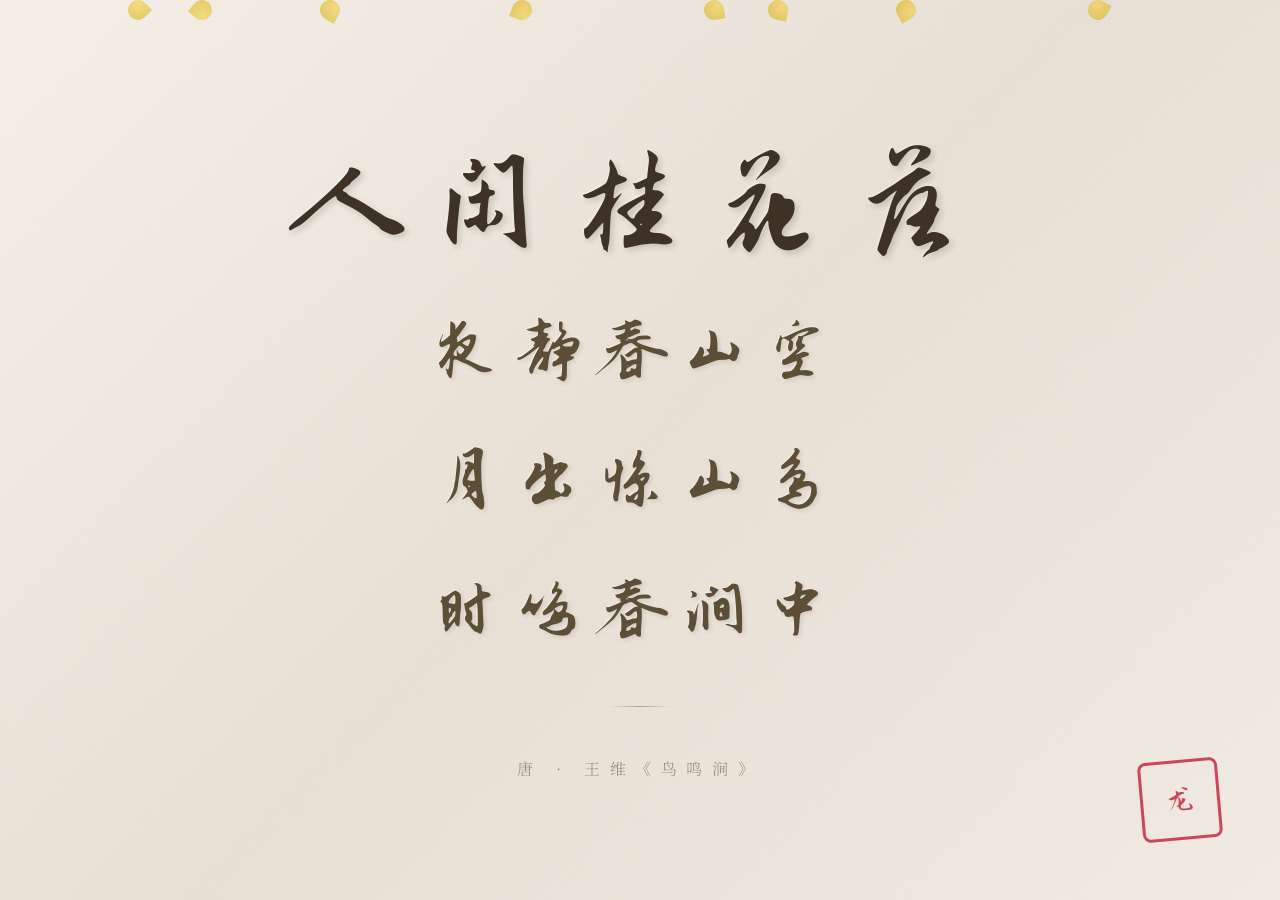
<file: ghlo-source/ghlo-main/index.html>
<!DOCTYPE html>
<html lang="zh-CN">
<head>
    <meta charset="UTF-8">
    <meta name="viewport" content="width=device-width, initial-scale=1.0">
    <title>鸟鸣涧 · 王维</title>
    <link rel="preconnect" href="https://fonts.googleapis.com">
    <link rel="preconnect" href="https://fonts.gstatic.com" crossorigin>
    <link href="https://fonts.googleapis.com/css2?family=Zhi+Mang+Xing&family=Noto+Serif+SC:wght@300;400;600&display=swap" rel="stylesheet">
    <style>
        * { margin: 0; padding: 0; box-sizing: border-box; }

        body {
            min-height: 100vh;
            background: linear-gradient(135deg, #f5f0e8 0%, #e8e0d5 50%, #f0ebe3 100%);
            font-family: 'Noto Serif SC', serif;
            overflow: hidden;
            position: relative;
        }

        body::before {
            content: '';
            position: absolute;
            top: 0; left: 0; right: 0; bottom: 0;
            background-image: url("data:image/svg+xml,%3Csvg viewBox='0 0 400 400' xmlns='http://www.w3.org/2000/svg'%3E%3Cfilter id='noiseFilter'%3E%3CfeTurbulence type='fractalNoise' baseFrequency='0.9' numOctaves='4' stitchTiles='stitch'/%3E%3C/filter%3E%3Crect width='100%25' height='100%25' filter='url(%23noiseFilter)'/%3E%3C/svg%3E");
            opacity: 0.03;
            pointer-events: none;
            z-index: 1;
        }

        .petal {
            position: absolute;
            width: 20px; height: 20px;
            background: radial-gradient(ellipse at 30% 30%, #f4d03f, #d4ac0d);
            border-radius: 50% 0 50% 50%;
            opacity: 0.6;
            animation: fall linear infinite;
            z-index: 2;
        }
        .petal:nth-child(1) { left: 10%; animation-duration: 12s; animation-delay: 0s; transform: rotate(45deg); }
        .petal:nth-child(2) { left: 25%; animation-duration: 15s; animation-delay: 2s; transform: rotate(120deg); }
        .petal:nth-child(3) { left: 40%; animation-duration: 10s; animation-delay: 1s; transform: rotate(200deg); }
        .petal:nth-child(4) { left: 55%; animation-duration: 14s; animation-delay: 3s; transform: rotate(80deg); }
        .petal:nth-child(5) { left: 70%; animation-duration: 11s; animation-delay: 0.5s; transform: rotate(150deg); }
        .petal:nth-child(6) { left: 85%; animation-duration: 13s; animation-delay: 2.5s; transform: rotate(30deg); }
        .petal:nth-child(7) { left: 15%; animation-duration: 16s; animation-delay: 4s; transform: rotate(220deg); }
        .petal:nth-child(8) { left: 60%; animation-duration: 9s; animation-delay: 1.5s; transform: rotate(100deg); }

        @keyframes fall {
            0% { transform: translateY(-100px) rotate(0deg); opacity: 0; }
            10% { opacity: 0.6; }
            90% { opacity: 0.6; }
            100% { transform: translateY(100vh) rotate(360deg); opacity: 0; }
        }

        .hero {
            display: flex;
            align-items: center;
            justify-content: center;
            min-height: 100vh;
            position: relative;
            z-index: 5;
        }

        .poem { text-align: center; padding: 60px; }

        .poem-title {
            font-family: 'Zhi Mang Xing', cursive;
            font-size: clamp(3.5rem, 10vw, 8rem);
            color: #3d3225;
            line-height: 1.3;
            letter-spacing: 0.2em;
            text-shadow: 3px 3px 6px rgba(0,0,0,0.15), -1px -1px 2px rgba(255,255,255,0.5);
            opacity: 0;
            animation: fadeInUp 1.5s ease forwards;
            animation-delay: 0.3s;
        }

        .poem-line {
            font-family: 'Zhi Mang Xing', cursive;
            font-size: clamp(2.2rem, 6vw, 4.5rem);
            color: #5d4e37;
            line-height: 1.8;
            letter-spacing: 0.25em;
            text-shadow: 2px 2px 4px rgba(0,0,0,0.1), -1px -1px 1px rgba(255,255,255,0.4);
            opacity: 0;
            animation: fadeInUp 1.5s ease forwards;
        }
        .poem-line:nth-child(2) { animation-delay: 0.8s; }
        .poem-line:nth-child(3) { animation-delay: 1.3s; }
        .poem-line:nth-child(4) { animation-delay: 1.8s; }

        @keyframes fadeInUp {
            from { opacity: 0; transform: translateY(30px); }
            to { opacity: 1; transform: translateY(0); }
        }

        .author {
            margin-top: 50px;
            font-family: 'Noto Serif SC', serif;
            font-size: 1rem;
            font-weight: 300;
            color: #9a8b7a;
            letter-spacing: 0.6em;
            opacity: 0;
            animation: fadeInUp 1.5s ease 2.3s forwards;
        }

        .divider {
            width: 60px; height: 1px;
            background: linear-gradient(90deg, transparent, #b0a090, transparent);
            margin: 30px auto 0;
            opacity: 0;
            animation: fadeInUp 1s ease 2.0s forwards;
        }

        .seal {
            position: absolute;
            bottom: 60px; right: 60px;
            width: 80px; height: 80px;
            border: 3px solid #c41e3a;
            border-radius: 8px;
            display: flex;
            align-items: center;
            justify-content: center;
            font-family: 'Zhi Mang Xing', cursive;
            font-size: 2rem;
            color: #c41e3a;
            opacity: 0;
            animation: stamp 0.5s ease 2.8s forwards;
            transform: rotate(-5deg);
            z-index: 10;
        }

        @keyframes stamp {
            from { opacity: 0; transform: scale(2) rotate(-5deg); }
            to { opacity: 0.8; transform: scale(1) rotate(-5deg); }
        }

        @media (max-width: 768px) {
            .poem { padding: 40px 20px; }
            .seal { width: 60px; height: 60px; font-size: 1.5rem; bottom: 40px; right: 40px; }
        }
    </style>
</head>
<body>
    <div class="petal"></div>
    <div class="petal"></div>
    <div class="petal"></div>
    <div class="petal"></div>
    <div class="petal"></div>
    <div class="petal"></div>
    <div class="petal"></div>
    <div class="petal"></div>

    <div class="hero">
        <div class="poem">
            <div class="poem-title">人闲桂花落</div>
            <div class="poem-line">夜静春山空</div>
            <div class="poem-line">月出惊山鸟</div>
            <div class="poem-line">时鸣春涧中</div>
            <div class="divider"></div>
            <div class="author">唐 · 王维《鸟鸣涧》</div>
        </div>
    </div>

    <div class="seal">龙</div>
</body>
</html>
</file>
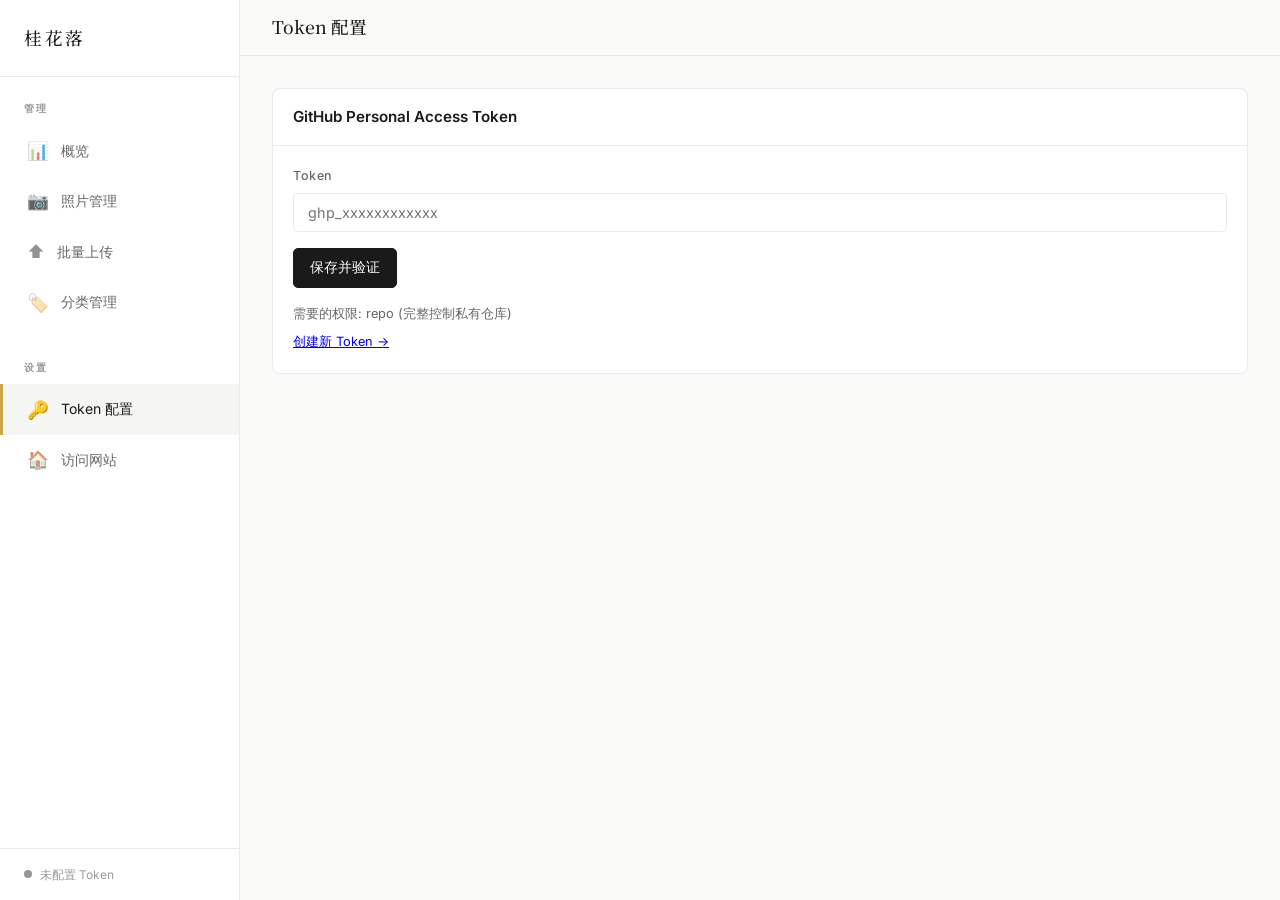
<file: admin.html>
<!DOCTYPE html>
<html lang="zh-CN">
<head>
<meta charset="UTF-8">
<meta name="viewport" content="width=device-width, initial-scale=1.0">
<title>桂花落 · 管理</title>
<link rel="preconnect" href="https://fonts.loli.net">
<link rel="preconnect" href="https://gstatic.loli.net" crossorigin>
<link href="https://fonts.loli.net/css2?family=Noto+Serif+SC:wght@300;400;500;600&family=Inter:wght@400;500;600&display=swap" rel="stylesheet">
<style>
:root {
  --bg: #fafaf8;
  --bg-card: #ffffff;
  --bg-hover: #f5f5f3;
  --text: #1a1a1a;
  --text-dim: #666;
  --text-light: #999;
  --border: rgba(0,0,0,0.08);
  --border-strong: rgba(0,0,0,0.15);
  --accent: #c9a84c;
  --accent-hover: #b8973b;
  --green: #4a9a5a;
  --red: #c05050;
  --red-hover: #a84040;
  --blue: #4a7ac0;
  --sidebar-width: 240px;
  --header-height: 56px;
}
* { margin: 0; padding: 0; box-sizing: border-box; }
html { scroll-behavior: smooth; }

body {
  min-height: 100vh;
  background: var(--bg);
  font-family: 'Inter', -apple-system, BlinkMacSystemFont, 'PingFang SC', 'Microsoft YaHei', sans-serif;
  color: var(--text);
  line-height: 1.6;
}

/* ═══════════════════════════════════════════
   Sidebar
═══════════════════════════════════════════ */
.sidebar {
  position: fixed; left: 0; top: 0; bottom: 0;
  width: var(--sidebar-width);
  background: var(--bg-card);
  border-right: 1px solid var(--border);
  display: flex; flex-direction: column;
  z-index: 100;
}
.sidebar-header {
  padding: 1.5rem;
  border-bottom: 1px solid var(--border);
}
.sidebar-logo {
  font-family: 'Noto Serif SC', serif;
  font-size: 1.1rem; font-weight: 500;
  letter-spacing: 0.15em;
  color: var(--text);
}
.sidebar-nav {
  flex: 1; padding: 1rem 0;
  overflow-y: auto;
}
.nav-section {
  margin-bottom: 1.5rem;
}
.nav-section-title {
  font-size: 0.65rem; font-weight: 600;
  color: var(--text-light);
  letter-spacing: 0.2em; text-transform: uppercase;
  padding: 0.5rem 1.5rem;
}
.nav-item {
  display: flex; align-items: center; gap: 0.75rem;
  padding: 0.7rem 1.5rem;
  color: var(--text-dim);
  text-decoration: none; font-size: 0.88rem;
  transition: all 0.15s;
  cursor: pointer;
  border-left: 3px solid transparent;
}
.nav-item:hover {
  background: var(--bg-hover);
  color: var(--text);
}
.nav-item.active {
  background: var(--bg-hover);
  color: var(--text);
  border-left-color: var(--accent);
}
.nav-item-icon { font-size: 1.1rem; opacity: 0.7; }
.nav-item.active .nav-item-icon { opacity: 1; }
.sidebar-footer {
  padding: 1rem 1.5rem;
  border-top: 1px solid var(--border);
}
.token-status {
  display: flex; align-items: center; gap: 0.5rem;
  font-size: 0.75rem; color: var(--text-light);
}
.token-dot {
  width: 8px; height: 8px; border-radius: 50%;
  background: var(--text-light);
}
.token-dot.ok { background: var(--green); }
.token-dot.err { background: var(--red); }

/* ═══════════════════════════════════════════
   Main Content
═══════════════════════════════════════════ */
.main {
  margin-left: var(--sidebar-width);
  min-height: 100vh;
}
.header {
  position: sticky; top: 0; z-index: 50;
  height: var(--header-height);
  background: rgba(250,250,248,0.92);
  backdrop-filter: blur(12px);
  border-bottom: 1px solid var(--border);
  display: flex; align-items: center;
  justify-content: space-between;
  padding: 0 2rem;
}
.header-title {
  font-family: 'Noto Serif SC', serif;
  font-size: 1.1rem; font-weight: 500;
}
.header-actions {
  display: flex; gap: 0.75rem;
}

.content {
  padding: 2rem;
  max-width: 1400px;
}

/* ═══════════════════════════════════════════
   Cards & Panels
═══════════════════════════════════════════ */
.card {
  background: var(--bg-card);
  border: 1px solid var(--border);
  border-radius: 8px;
  margin-bottom: 1.5rem;
}
.card-header {
  display: flex; justify-content: space-between; align-items: center;
  padding: 1rem 1.25rem;
  border-bottom: 1px solid var(--border);
}
.card-title {
  font-size: 0.95rem; font-weight: 600;
  display: flex; align-items: center; gap: 0.5rem;
}
.card-body { padding: 1.25rem; }

/* Stats Grid */
.stats-grid {
  display: grid;
  grid-template-columns: repeat(auto-fit, minmax(180px, 1fr));
  gap: 1rem;
  margin-bottom: 1.5rem;
}
.stat-card {
  background: var(--bg-card);
  border: 1px solid var(--border);
  border-radius: 8px;
  padding: 1.25rem;
  text-align: center;
}
.stat-value {
  font-size: 2rem; font-weight: 600;
  color: var(--text);
  font-family: 'Inter', sans-serif;
}
.stat-label {
  font-size: 0.75rem; color: var(--text-light);
  letter-spacing: 0.1em; margin-top: 0.25rem;
}

/* ═══════════════════════════════════════════
   Photo Grid
═══════════════════════════════════════════ */
.photo-grid {
  display: grid;
  grid-template-columns: repeat(auto-fill, minmax(240px, 1fr));
  gap: 1rem;
}
.photo-card {
  background: var(--bg-card);
  border: 1px solid var(--border);
  border-radius: 6px;
  overflow: hidden;
  transition: transform 0.2s, box-shadow 0.2s;
}
.photo-card:hover {
  transform: translateY(-2px);
  box-shadow: 0 8px 24px rgba(0,0,0,0.08);
}
.photo-card-image {
  position: relative;
  aspect-ratio: 4/3;
  background: var(--bg-hover);
  overflow: hidden;
}
.photo-card-image img {
  width: 100%; height: 100%;
  object-fit: cover;
  transition: transform 0.3s;
}
.photo-card:hover .photo-card-image img {
  transform: scale(1.05);
}
.photo-card-overlay {
  position: absolute; inset: 0;
  background: linear-gradient(to top, rgba(0,0,0,0.6), transparent);
  opacity: 0; transition: opacity 0.2s;
  display: flex; align-items: flex-end; justify-content: center;
  padding-bottom: 1rem;
}
.photo-card:hover .photo-card-overlay { opacity: 1; }
.photo-card-actions {
  display: flex; gap: 0.5rem;
}
.photo-card-info {
  padding: 1rem;
}
.photo-card-title {
  font-size: 0.95rem; font-weight: 500;
  margin-bottom: 0.25rem;
}
.photo-card-meta {
  font-size: 0.75rem; color: var(--text-light);
  display: flex; gap: 0.75rem;
}
.photo-card-badge {
  display: inline-block;
  font-size: 0.65rem; padding: 0.2rem 0.5rem;
  background: var(--bg-hover);
  border-radius: 3px;
  color: var(--text-dim);
}

/* ═══════════════════════════════════════════
   Buttons
═══════════════════════════════════════════ */
.btn {
  display: inline-flex; align-items: center; gap: 0.4rem;
  padding: 0.6rem 1rem;
  border: 1px solid var(--border);
  border-radius: 5px;
  background: var(--bg-card);
  color: var(--text);
  font-size: 0.85rem; font-family: inherit;
  cursor: pointer;
  transition: all 0.15s;
}
.btn:hover {
  border-color: var(--border-strong);
  background: var(--bg-hover);
}
.btn-primary {
  background: var(--text);
  color: white;
  border-color: var(--text);
}
.btn-primary:hover {
  background: #333;
  border-color: #333;
}
.btn-accent {
  background: var(--accent);
  color: white;
  border-color: var(--accent);
}
.btn-accent:hover {
  background: var(--accent-hover);
  border-color: var(--accent-hover);
}
.btn-danger {
  background: var(--red);
  color: white;
  border-color: var(--red);
}
.btn-danger:hover {
  background: var(--red-hover);
  border-color: var(--red-hover);
}
.btn-sm {
  padding: 0.4rem 0.75rem;
  font-size: 0.78rem;
}
.btn-icon {
  width: 32px; height: 32px;
  padding: 0;
  display: inline-flex; align-items: center; justify-content: center;
  font-size: 1rem;
}

/* ═══════════════════════════════════════════
   Forms
═══════════════════════════════════════════ */
.form-group { margin-bottom: 1rem; }
.form-label {
  display: block;
  font-size: 0.78rem; font-weight: 500;
  color: var(--text-dim);
  margin-bottom: 0.4rem;
  letter-spacing: 0.05em;
}
.form-input, .form-textarea, .form-select {
  width: 100%;
  padding: 0.65rem 0.85rem;
  border: 1px solid var(--border);
  border-radius: 5px;
  font-size: 0.9rem; font-family: inherit;
  background: var(--bg-card);
  color: var(--text);
  transition: border-color 0.15s, box-shadow 0.15s;
}
.form-input:focus, .form-textarea:focus, .form-select:focus {
  outline: none;
  border-color: var(--accent);
  box-shadow: 0 0 0 3px rgba(201,168,76,0.1);
}
.form-textarea { min-height: 80px; resize: vertical; }
.form-row {
  display: flex; gap: 1rem;
}
.form-row .form-group { flex: 1; }

/* ═══════════════════════════════════════════
   Modal
═══════════════════════════════════════════ */
.modal-backdrop {
  position: fixed; inset: 0;
  background: rgba(0,0,0,0.4);
  z-index: 200;
  display: none;
  animation: fadeIn 0.2s;
}
.modal-backdrop.active { display: flex; align-items: center; justify-content: center; }
.modal {
  background: var(--bg-card);
  border-radius: 10px;
  width: 90%; max-width: 560px;
  max-height: 90vh;
  overflow-y: auto;
  animation: slideUp 0.3s cubic-bezier(0.4,0,0.2,1);
}
@keyframes fadeIn { from { opacity: 0; } to { opacity: 1; } }
@keyframes slideUp { from { opacity: 0; transform: translateY(20px); } to { opacity: 1; transform: translateY(0); } }
.modal-header {
  display: flex; justify-content: space-between; align-items: center;
  padding: 1.25rem 1.5rem;
  border-bottom: 1px solid var(--border);
}
.modal-title {
  font-size: 1.05rem; font-weight: 600;
}
.modal-close {
  width: 32px; height: 32px;
  border: none; background: none;
  font-size: 1.4rem; color: var(--text-light);
  cursor: pointer; border-radius: 5px;
  display: flex; align-items: center; justify-content: center;
}
.modal-close:hover { background: var(--bg-hover); color: var(--text); }
.modal-body { padding: 1.5rem; }
.modal-footer {
  display: flex; justify-content: flex-end; gap: 0.75rem;
  padding: 1rem 1.5rem;
  border-top: 1px solid var(--border);
}

/* ═══════════════════════════════════════════
   Upload Zone
═══════════════════════════════════════════ */
.upload-zone {
  border: 2px dashed var(--border-strong);
  border-radius: 8px;
  padding: 2.5rem 2rem;
  text-align: center;
  cursor: pointer;
  transition: all 0.2s;
  background: var(--bg-card);
}
.upload-zone:hover, .upload-zone.drag {
  border-color: var(--accent);
  background: rgba(201,168,76,0.03);
}
.upload-zone-icon { font-size: 2.5rem; margin-bottom: 0.75rem; opacity: 0.5; }
.upload-zone-text { color: var(--text-dim); font-size: 0.9rem; }
.upload-zone-hint { font-size: 0.78rem; color: var(--text-light); margin-top: 0.5rem; }

/* ═══════════════════════════════════════════
   Toast
═══════════════════════════════════════════ */
.toast-container {
  position: fixed; top: 1rem; right: 1rem; z-index: 300;
  display: flex; flex-direction: column; gap: 0.5rem;
}
.toast {
  background: var(--bg-card);
  border: 1px solid var(--border);
  border-radius: 6px;
  padding: 0.85rem 1.25rem;
  box-shadow: 0 4px 16px rgba(0,0,0,0.1);
  animation: slideIn 0.3s ease;
  display: flex; align-items: center; gap: 0.6rem;
  font-size: 0.88rem;
}
@keyframes slideIn { from { opacity: 0; transform: translateX(20px); } to { opacity: 1; transform: translateX(0); } }
.toast.success { border-left: 3px solid var(--green); }
.toast.error { border-left: 3px solid var(--red); }
.toast.info { border-left: 3px solid var(--blue); }

/* ═══════════════════════════════════════════
   Loading
═══════════════════════════════════════════ */
.loading-overlay {
  position: fixed; inset: 0;
  background: rgba(250,250,248,0.9);
  z-index: 250;
  display: none;
  align-items: center; justify-content: center;
  flex-direction: column; gap: 1rem;
}
.loading-overlay.active { display: flex; }
.spinner {
  width: 40px; height: 40px;
  border: 3px solid var(--border);
  border-top-color: var(--accent);
  border-radius: 50%;
  animation: spin 0.8s linear infinite;
}
@keyframes spin { to { transform: rotate(360deg); } }
.loading-text { color: var(--text-dim); font-size: 0.9rem; }

/* ═══════════════════════════════════════════
   Responsive
═══════════════════════════════════════════ */
@media (max-width: 768px) {
  .sidebar {
    transform: translateX(-100%);
    transition: transform 0.3s;
  }
  .sidebar.open { transform: translateX(0); }
  .main { margin-left: 0; }
  .content { padding: 1rem; }
  .photo-grid { grid-template-columns: repeat(auto-fill, minmax(160px, 1fr)); }
}

/* ═══════════════════════════════════════════
   Utilities
═══════════════════════════════════════════ */
.hidden { display: none !important; }
.text-center { text-align: center; }
.text-dim { color: var(--text-dim); }
.text-light { color: var(--text-light); }
.text-success { color: var(--green); }
.text-danger { color: var(--red); }
.mt-1 { margin-top: 0.5rem; }
.mt-2 { margin-top: 1rem; }
.mb-1 { margin-bottom: 0.5rem; }
.mb-2 { margin-bottom: 1rem; }
</style>
</head>
<body>

<!-- Sidebar -->
<aside class="sidebar" id="sidebar">
  <div class="sidebar-header">
    <div class="sidebar-logo">桂花落</div>
  </div>
  <nav class="sidebar-nav">
    <div class="nav-section">
      <div class="nav-section-title">管理</div>
      <div class="nav-item active" data-view="dashboard">
        <span class="nav-item-icon">📊</span>
        <span>概览</span>
      </div>
      <div class="nav-item" data-view="photos">
        <span class="nav-item-icon">📷</span>
        <span>照片管理</span>
      </div>
      <div class="nav-item" data-view="upload">
        <span class="nav-item-icon">⬆️</span>
        <span>批量上传</span>
      </div>
      <div class="nav-item" data-view="categories">
        <span class="nav-item-icon">🏷️</span>
        <span>分类管理</span>
      </div>
    </div>
    <div class="nav-section">
      <div class="nav-section-title">设置</div>
      <div class="nav-item" data-view="token">
        <span class="nav-item-icon">🔑</span>
        <span>Token 配置</span>
      </div>
      <div class="nav-item" onclick="window.open('index.html', '_blank')">
        <span class="nav-item-icon">🏠</span>
        <span>访问网站</span>
      </div>
    </div>
  </nav>
  <div class="sidebar-footer">
    <div class="token-status">
      <span class="token-dot" id="tokenDot"></span>
      <span id="tokenStatusText">未配置 Token</span>
    </div>
  </div>
</aside>

<!-- Main Content -->
<main class="main">
  <header class="header">
    <h1 class="header-title" id="pageTitle">概览</h1>
    <div class="header-actions" id="headerActions"></div>
  </header>

  <div class="content" id="content">
    <!-- Dynamic content here -->
  </div>
</main>

<!-- Modal Backdrop -->
<div class="modal-backdrop" id="modalBackdrop">
  <div class="modal" id="modal">
    <div class="modal-header">
      <h3 class="modal-title" id="modalTitle">标题</h3>
      <button class="modal-close" onclick="closeModal()">×</button>
    </div>
    <div class="modal-body" id="modalBody"></div>
    <div class="modal-footer" id="modalFooter"></div>
  </div>
</div>

<!-- Toast Container -->
<div class="toast-container" id="toastContainer"></div>

<!-- Loading Overlay -->
<div class="loading-overlay" id="loadingOverlay">
  <div class="spinner"></div>
  <div class="loading-text" id="loadingText">加载中...</div>
</div>

<script>
// ═══════════════════════════════════════════════════
// Configuration
// ═══════════════════════════════════════════════════
const CONFIG = {
  repo: '46832632/photo-portfolio',
  branch: 'main',
  photosJsonPath: 'photos.json',
  imagesPath: 'images'
};

// ═══════════════════════════════════════════════════
// State
// ═══════════════════════════════════════════════════
let state = {
  token: sessionStorage.getItem('gh_token') || '',
  photos: [],
  categories: [],
  currentView: 'dashboard',
  editingPhoto: null
};

// ═══════════════════════════════════════════════════
// API Helpers
// ═══════════════════════════════════════════════════
async function githubAPI(endpoint, options = {}) {
  const url = endpoint.startsWith('http')
    ? endpoint
    : `https://api.github.com${endpoint}`;

  const res = await fetch(url, {
    ...options,
    headers: {
      'Authorization': `Bearer ${state.token}`,
      'Accept': 'application/vnd.github.v3+json',
      'Content-Type': 'application/json',
      ...options.headers
    }
  });

  if (!res.ok) {
    const error = await res.json().catch(() => ({}));
    throw new Error(error.message || `HTTP ${res.status}`);
  }

  return res;
}

async function getFile(path) {
  const res = await githubAPI(`/repos/${CONFIG.repo}/contents/${path}?ref=${CONFIG.branch}`);
  const data = await res.json();
  const content = atob(data.content.replace(/\n/g, ''));
  return { content: JSON.parse(content), sha: data.sha };
}

async function updateFile(path, content, sha, message) {
  const encoded = btoa(unescape(encodeURIComponent(JSON.stringify(content, null, 2))));
  await githubAPI(`/repos/${CONFIG.repo}/contents/${path}`, {
    method: 'PUT',
    body: JSON.stringify({
      message,
      content: encoded,
      sha,
      branch: CONFIG.branch
    })
  });
}

async function deleteFile(path, sha, message) {
  await githubAPI(`/repos/${CONFIG.repo}/contents/${path}`, {
    method: 'DELETE',
    body: JSON.stringify({
      message,
      sha,
      branch: CONFIG.branch
    })
  });
}

async function uploadImage(file, filename) {
  const base64 = await new Promise((resolve, reject) => {
    const reader = new FileReader();
    reader.onload = () => resolve(reader.result.split(',')[1]);
    reader.onerror = reject;
    reader.readAsDataURL(file);
  });

  const path = `${CONFIG.imagesPath}/${filename}`;

  // Check if file exists
  let sha;
  try {
    const res = await githubAPI(`/repos/${CONFIG.repo}/contents/${path}?ref=${CONFIG.branch}`);
    sha = (await res.json()).sha;
  } catch (e) {}

  await githubAPI(`/repos/${CONFIG.repo}/contents/${path}`, {
    method: 'PUT',
    body: JSON.stringify({
      message: `feat: upload photo ${filename}`,
      content: base64,
      sha,
      branch: CONFIG.branch
    })
  });

  return path;
}

// ═══════════════════════════════════════════════════
// UI Helpers
// ═══════════════════════════════════════════════════
function showLoading(text = '加载中...') {
  document.getElementById('loadingText').textContent = text;
  document.getElementById('loadingOverlay').classList.add('active');
}

function hideLoading() {
  document.getElementById('loadingOverlay').classList.remove('active');
}

function showToast(message, type = 'info') {
  const container = document.getElementById('toastContainer');
  const toast = document.createElement('div');
  toast.className = `toast ${type}`;
  toast.innerHTML = message;
  container.appendChild(toast);
  setTimeout(() => toast.remove(), 4000);
}

function openModal(title, body, footer = '') {
  document.getElementById('modalTitle').textContent = title;
  document.getElementById('modalBody').innerHTML = body;
  document.getElementById('modalFooter').innerHTML = footer;
  document.getElementById('modalBackdrop').classList.add('active');
}

function closeModal() {
  document.getElementById('modalBackdrop').classList.remove('active');
  state.editingPhoto = null;
}

// ═══════════════════════════════════════════════════
// Token Management
// ═══════════════════════════════════════════════════
async function checkToken() {
  const dot = document.getElementById('tokenDot');
  const text = document.getElementById('tokenStatusText');

  if (!state.token) {
    dot.className = 'token-dot';
    text.textContent = '未配置 Token';
    return false;
  }

  try {
    const res = await githubAPI('/user');
    const user = await res.json();
    dot.className = 'token-dot ok';
    text.textContent = `${user.login}`;
    return true;
  } catch (e) {
    dot.className = 'token-dot err';
    text.textContent = 'Token 无效';
    return false;
  }
}

// ═══════════════════════════════════════════════════
// Data Loading
// ═══════════════════════════════════════════════════
async function loadPhotos() {
  showLoading('加载照片数据...');
  try {
    const { content } = await getFile(CONFIG.photosJsonPath);
    state.photos = content.photos || [];
    state.categories = content.categories || [];
    hideLoading();
    return true;
  } catch (e) {
    hideLoading();
    showToast('加载失败: ' + e.message, 'error');
    return false;
  }
}

async function savePhotos(message = 'auto: update photos data') {
  showLoading('保存中...');
  try {
    const { sha } = await getFile(CONFIG.photosJsonPath);
    await updateFile(CONFIG.photosJsonPath, {
      categories: state.categories,
      photos: state.photos
    }, sha, message);
    hideLoading();
    showToast('保存成功', 'success');
    return true;
  } catch (e) {
    hideLoading();
    showToast('保存失败: ' + e.message, 'error');
    return false;
  }
}

// ═══════════════════════════════════════════════════
// View Renderers
// ═══════════════════════════════════════════════════
function renderDashboard() {
  document.getElementById('pageTitle').textContent = '概览';
  document.getElementById('headerActions').innerHTML = '';

  const visiblePhotos = state.photos.filter(p => p.visible);
  const categories = state.categories.filter(c => c.id !== 'all');

  document.getElementById('content').innerHTML = `
    <div class="stats-grid">
      <div class="stat-card">
        <div class="stat-value">${state.photos.length}</div>
        <div class="stat-label">总照片数</div>
      </div>
      <div class="stat-card">
        <div class="stat-value">${visiblePhotos.length}</div>
        <div class="stat-label">已发布</div>
      </div>
      <div class="stat-card">
        <div class="stat-value">${state.photos.length - visiblePhotos.length}</div>
        <div class="stat-label">草稿</div>
      </div>
      <div class="stat-card">
        <div class="stat-value">${categories.length}</div>
        <div class="stat-label">分类数</div>
      </div>
    </div>

    <div class="card">
      <div class="card-header">
        <div class="card-title">最近添加</div>
        <button class="btn btn-sm" onclick="switchView('photos')">查看全部</button>
      </div>
      <div class="card-body">
        <div class="photo-grid">
          ${state.photos.slice(-6).reverse().map(p => renderPhotoCard(p)).join('')}
        </div>
      </div>
    </div>
  `;
}

function renderPhotos() {
  document.getElementById('pageTitle').textContent = '照片管理';
  document.getElementById('headerActions').innerHTML = `
    <button class="btn btn-primary" onclick="showAddPhotoModal()">
      <span>+</span> 添加照片
    </button>
  `;

  const categoryFilter = `
    <div class="card">
      <div class="card-body" style="display:flex; gap:0.5rem; flex-wrap:wrap;">
        <button class="btn btn-sm active" data-category="all">全部</button>
        ${state.categories.filter(c => c.id !== 'all').map(c =>
          `<button class="btn btn-sm" data-category="${c.id}">${c.name}</button>`
        ).join('')}
      </div>
    </div>
  `;

  document.getElementById('content').innerHTML = `
    ${categoryFilter}
    <div class="photo-grid" id="photoGrid">
      ${state.photos.map(p => renderPhotoCard(p)).join('')}
    </div>
  `;

  // Category filter handlers
  document.querySelectorAll('[data-category]').forEach(btn => {
    btn.addEventListener('click', function() {
      document.querySelectorAll('[data-category]').forEach(b => b.classList.remove('active'));
      this.classList.add('active');
      filterPhotos(this.dataset.category);
    });
  });
}

function filterPhotos(categoryId) {
  const grid = document.getElementById('photoGrid');
  const photos = categoryId === 'all'
    ? state.photos
    : state.photos.filter(p => p.category === categoryId);
  grid.innerHTML = photos.map(p => renderPhotoCard(p)).join('');
}

function renderPhotoCard(photo) {
  const category = state.categories.find(c => c.id === photo.category);
  return `
    <div class="photo-card" data-id="${photo.id}">
      <div class="photo-card-image">
        <img src="${photo.src}" alt="${photo.title}" loading="lazy">
        <div class="photo-card-overlay">
          <div class="photo-card-actions">
            <button class="btn btn-sm" onclick="editPhoto('${photo.id}')">编辑</button>
            <button class="btn btn-sm btn-danger" onclick="deletePhoto('${photo.id}')">删除</button>
          </div>
        </div>
      </div>
      <div class="photo-card-info">
        <div class="photo-card-title">${photo.title}</div>
        <div class="photo-card-meta">
          <span>${photo.subtitle}</span>
          ${category ? `<span class="photo-card-badge">${category.name}</span>` : ''}
        </div>
      </div>
    </div>
  `;
}

function renderUpload() {
  document.getElementById('pageTitle').textContent = '批量上传';
  document.getElementById('headerActions').innerHTML = '';

  document.getElementById('content').innerHTML = `
    <div class="card">
      <div class="card-header">
        <div class="card-title">上传照片</div>
      </div>
      <div class="card-body">
        <div class="upload-zone" id="uploadZone">
          <div class="upload-zone-icon">📁</div>
          <div class="upload-zone-text">点击选择或拖拽照片至此</div>
          <div class="upload-zone-hint">支持 JPG、PNG、WebP，单张最大 10MB</div>
          <input type="file" id="fileInput" accept="image/jpeg,image/png,image/webp" multiple hidden>
        </div>
        <div id="uploadQueue" class="mt-2"></div>
      </div>
    </div>

    <div class="card">
      <div class="card-header">
        <div class="card-title">批量设置</div>
      </div>
      <div class="card-body">
        <div class="form-group">
          <label class="form-label">分类</label>
          <select class="form-select" id="batchCategory">
            ${state.categories.filter(c => c.id !== 'all').map(c =>
              `<option value="${c.id}">${c.name}</option>`
            ).join('')}
          </select>
        </div>
        <div class="form-row">
          <div class="form-group">
            <label class="form-label">相机型号</label>
            <input type="text" class="form-input" id="batchCamera" value="Sony A7R IV">
          </div>
          <div class="form-group">
            <label class="form-label">镜头</label>
            <input type="text" class="form-input" id="batchLens" value="35mm">
          </div>
        </div>
        <button class="btn btn-primary" onclick="processUploadQueue()">开始上传</button>
      </div>
    </div>
  `;

  setupUploadZone();
}

function renderCategories() {
  document.getElementById('pageTitle').textContent = '分类管理';
  document.getElementById('headerActions').innerHTML = `
    <button class="btn btn-primary" onclick="showAddCategoryModal()">
      <span>+</span> 添加分类
    </button>
  `;

  document.getElementById('content').innerHTML = `
    <div class="card">
      <div class="card-header">
        <div class="card-title">分类列表</div>
      </div>
      <div class="card-body">
        <table style="width:100%; border-collapse:collapse;">
          <thead>
            <tr style="text-align:left; border-bottom:1px solid var(--border);">
              <th style="padding:0.75rem; font-size:0.78rem; color:var(--text-light);">名称</th>
              <th style="padding:0.75rem; font-size:0.78rem; color:var(--text-light);">英文名</th>
              <th style="padding:0.75rem; font-size:0.78rem; color:var(--text-light);">照片数</th>
              <th style="padding:0.75rem; font-size:0.78rem; color:var(--text-light);">操作</th>
            </tr>
          </thead>
          <tbody>
            ${state.categories.filter(c => c.id !== 'all').map(c => `
              <tr style="border-bottom:1px solid var(--border);">
                <td style="padding:0.75rem;">${c.name}</td>
                <td style="padding:0.75rem; color:var(--text-dim);">${c.nameEn}</td>
                <td style="padding:0.75rem;">${state.photos.filter(p => p.category === c.id).length}</td>
                <td style="padding:0.75rem;">
                  <button class="btn btn-sm" onclick="editCategory('${c.id}')">编辑</button>
                  <button class="btn btn-sm btn-danger" onclick="deleteCategory('${c.id}')">删除</button>
                </td>
              </tr>
            `).join('')}
          </tbody>
        </table>
      </div>
    </div>
  `;
}

function renderToken() {
  document.getElementById('pageTitle').textContent = 'Token 配置';
  document.getElementById('headerActions').innerHTML = '';

  document.getElementById('content').innerHTML = `
    <div class="card">
      <div class="card-header">
        <div class="card-title">GitHub Personal Access Token</div>
      </div>
      <div class="card-body">
        <div class="form-group">
          <label class="form-label">Token</label>
          <input type="password" class="form-input" id="tokenInput"
            value="${state.token}" placeholder="ghp_xxxxxxxxxxxx"
            autocomplete="off">
        </div>
        <button class="btn btn-primary" onclick="saveToken()">保存并验证</button>
        <p class="mt-2 text-dim" style="font-size:0.8rem;">
          需要的权限: repo (完整控制私有仓库)
        </p>
        <p class="mt-1 text-dim" style="font-size:0.8rem;">
          <a href="https://github.com/settings/tokens/new?description=Photo%20Portfolio%20Admin&scopes=repo"
            target="_blank">创建新 Token →</a>
        </p>
      </div>
    </div>
  `;
}

// ═══════════════════════════════════════════════════
// Photo CRUD
// ═══════════════════════════════════════════════════
function showAddPhotoModal() {
  const body = `
    <div class="form-group">
      <label class="form-label">上传照片</label>
      <input type="file" class="form-input" id="photoFile" accept="image/jpeg,image/png,image/webp">
    </div>
    <div class="form-row">
      <div class="form-group">
        <label class="form-label">标题</label>
        <input type="text" class="form-input" id="photoTitle" maxlength="4" placeholder="如：谧、临">
      </div>
      <div class="form-group">
        <label class="form-label">英文副标题</label>
        <input type="text" class="form-input" id="photoSubtitle" placeholder="Serenity">
      </div>
    </div>
    <div class="form-group">
      <label class="form-label">分类</label>
      <select class="form-select" id="photoCategory">
        ${state.categories.filter(c => c.id !== 'all').map(c =>
          `<option value="${c.id}">${c.name}</option>`
        ).join('')}
      </select>
    </div>
    <div class="form-group">
      <label class="form-label">描述</label>
      <textarea class="form-textarea" id="photoDesc" placeholder="照片描述..."></textarea>
    </div>
    <div class="form-row">
      <div class="form-group">
        <label class="form-label">相机</label>
        <input type="text" class="form-input" id="photoCamera" value="Sony A7R IV">
      </div>
      <div class="form-group">
        <label class="form-label">镜头</label>
        <input type="text" class="form-input" id="photoLens" value="35mm">
      </div>
    </div>
    <div class="form-row">
      <div class="form-group">
        <label class="form-label">光圈</label>
        <input type="text" class="form-input" id="photoAperture" value="f/2.8">
      </div>
      <div class="form-group">
        <label class="form-label">快门</label>
        <input type="text" class="form-input" id="photoShutter" value="1/60s">
      </div>
      <div class="form-group">
        <label class="form-label">ISO</label>
        <input type="text" class="form-input" id="photoIso" value="ISO 400">
      </div>
    </div>
  `;

  const footer = `
    <button class="btn" onclick="closeModal()">取消</button>
    <button class="btn btn-primary" onclick="addPhoto()">添加</button>
  `;

  openModal('添加照片', body, footer);
}

async function addPhoto() {
  const file = document.getElementById('photoFile').files[0];
  if (!file) {
    showToast('请选择照片', 'error');
    return;
  }

  const title = document.getElementById('photoTitle').value.trim();
  const subtitle = document.getElementById('photoSubtitle').value.trim();
  const category = document.getElementById('photoCategory').value;
  const desc = document.getElementById('photoDesc').value.trim();

  showLoading('上传中...');
  closeModal();

  try {
    const filename = `photo-${Date.now()}.jpg`;
    const imgPath = await uploadImage(file, filename);

    const newPhoto = {
      id: `photo-${Date.now()}`,
      src: imgPath,
      title: title || '未命名',
      subtitle: subtitle || 'Untitled',
      category,
      description: desc || '此刻，即永恒。',
      location: '中国',
      year: new Date().getFullYear(),
      camera: {
        model: document.getElementById('photoCamera').value,
        lens: document.getElementById('photoLens').value,
        aperture: document.getElementById('photoAperture').value,
        shutter: document.getElementById('photoShutter').value,
        iso: document.getElementById('photoIso').value
      },
      order: state.photos.length + 1,
      visible: true,
      createdAt: new Date().toISOString().split('T')[0]
    };

    state.photos.push(newPhoto);
    await savePhotos(`feat: add photo ${newPhoto.title}`);
    renderPhotos();
  } catch (e) {
    hideLoading();
    showToast('添加失败: ' + e.message, 'error');
  }
}

async function editPhoto(id) {
  const photo = state.photos.find(p => p.id === id);
  if (!photo) return;

  state.editingPhoto = photo;

  const body = `
    <div class="form-group">
      <label class="form-label">当前照片</label>
      <img src="${photo.src}" style="max-width:100%; max-height:200px; border-radius:4px;">
    </div>
    <div class="form-group">
      <label class="form-label">替换照片（可选）</label>
      <input type="file" class="form-input" id="photoFile" accept="image/jpeg,image/png,image/webp">
    </div>
    <div class="form-row">
      <div class="form-group">
        <label class="form-label">标题</label>
        <input type="text" class="form-input" id="photoTitle" value="${photo.title}" maxlength="4">
      </div>
      <div class="form-group">
        <label class="form-label">英文副标题</label>
        <input type="text" class="form-input" id="photoSubtitle" value="${photo.subtitle}">
      </div>
    </div>
    <div class="form-group">
      <label class="form-label">分类</label>
      <select class="form-select" id="photoCategory">
        ${state.categories.filter(c => c.id !== 'all').map(c =>
          `<option value="${c.id}" ${c.id === photo.category ? 'selected' : ''}>${c.name}</option>`
        ).join('')}
      </select>
    </div>
    <div class="form-group">
      <label class="form-label">描述</label>
      <textarea class="form-textarea" id="photoDesc">${photo.description}</textarea>
    </div>
    <div class="form-row">
      <div class="form-group">
        <label class="form-label">相机</label>
        <input type="text" class="form-input" id="photoCamera" value="${photo.camera.model}">
      </div>
      <div class="form-group">
        <label class="form-label">镜头</label>
        <input type="text" class="form-input" id="photoLens" value="${photo.camera.lens}">
      </div>
    </div>
    <div class="form-row">
      <div class="form-group">
        <label class="form-label">光圈</label>
        <input type="text" class="form-input" id="photoAperture" value="${photo.camera.aperture}">
      </div>
      <div class="form-group">
        <label class="form-label">快门</label>
        <input type="text" class="form-input" id="photoShutter" value="${photo.camera.shutter}">
      </div>
      <div class="form-group">
        <label class="form-label">ISO</label>
        <input type="text" class="form-input" id="photoIso" value="${photo.camera.iso}">
      </div>
    </div>
    <div class="form-group">
      <label class="form-label">可见性</label>
      <select class="form-select" id="photoVisible">
        <option value="true" ${photo.visible ? 'selected' : ''}>已发布</option>
        <option value="false" ${!photo.visible ? 'selected' : ''}>草稿</option>
      </select>
    </div>
  `;

  const footer = `
    <button class="btn" onclick="closeModal()">取消</button>
    <button class="btn btn-primary" onclick="updatePhoto()">保存</button>
  `;

  openModal('编辑照片', body, footer);
}

async function updatePhoto() {
  const photo = state.editingPhoto;
  if (!photo) return;

  showLoading('保存中...');
  closeModal();

  try {
    // Check if replacing image
    const file = document.getElementById('photoFile').files[0];
    if (file) {
      const filename = photo.src.split('/').pop();
      await uploadImage(file, filename);
    }

    // Update photo data
    const idx = state.photos.findIndex(p => p.id === photo.id);
    if (idx >= 0) {
      state.photos[idx] = {
        ...photo,
        title: document.getElementById('photoTitle').value.trim() || photo.title,
        subtitle: document.getElementById('photoSubtitle').value.trim() || photo.subtitle,
        category: document.getElementById('photoCategory').value,
        description: document.getElementById('photoDesc').value.trim() || photo.description,
        camera: {
          model: document.getElementById('photoCamera').value,
          lens: document.getElementById('photoLens').value,
          aperture: document.getElementById('photoAperture').value,
          shutter: document.getElementById('photoShutter').value,
          iso: document.getElementById('photoIso').value
        },
        visible: document.getElementById('photoVisible').value === 'true'
      };
    }

    await savePhotos(`feat: update photo ${photo.title}`);
    renderPhotos();
  } catch (e) {
    hideLoading();
    showToast('保存失败: ' + e.message, 'error');
  }
}

async function deletePhoto(id) {
  if (!confirm('确定要删除这张照片吗？此操作不可恢复。')) return;

  const photo = state.photos.find(p => p.id === id);
  if (!photo) return;

  showLoading('删除中...');

  try {
    // Delete image file from GitHub
    try {
      const res = await githubAPI(`/repos/${CONFIG.repo}/contents/${photo.src}?ref=${CONFIG.branch}`);
      const { sha } = await res.json();
      await deleteFile(photo.src, sha, `feat: delete photo ${photo.title}`);
    } catch (e) {
      // Image file may not exist, continue
    }

    // Remove from state
    state.photos = state.photos.filter(p => p.id !== id);
    await savePhotos(`feat: delete photo ${photo.title}`);
    hideLoading();
    renderPhotos();
  } catch (e) {
    hideLoading();
    showToast('删除失败: ' + e.message, 'error');
  }
}

// ═══════════════════════════════════════════════════
// Category CRUD
// ═══════════════════════════════════════════════════
function showAddCategoryModal() {
  const body = `
    <div class="form-row">
      <div class="form-group">
        <label class="form-label">中文名称</label>
        <input type="text" class="form-input" id="categoryName" placeholder="风景">
      </div>
      <div class="form-group">
        <label class="form-label">英文名称</label>
        <input type="text" class="form-input" id="categoryNameEn" placeholder="Landscape">
      </div>
    </div>
  `;

  const footer = `
    <button class="btn" onclick="closeModal()">取消</button>
    <button class="btn btn-primary" onclick="addCategory()">添加</button>
  `;

  openModal('添加分类', body, footer);
}

async function addCategory() {
  const name = document.getElementById('categoryName').value.trim();
  const nameEn = document.getElementById('categoryNameEn').value.trim();

  if (!name || !nameEn) {
    showToast('请填写完整信息', 'error');
    return;
  }

  const id = nameEn.toLowerCase().replace(/\s+/g, '-');

  state.categories.push({ id, name, nameEn });
  await savePhotos(`feat: add category ${name}`);

  closeModal();
  renderCategories();
}

function editCategory(id) {
  const category = state.categories.find(c => c.id === id);
  if (!category) return;

  const body = `
    <div class="form-row">
      <div class="form-group">
        <label class="form-label">中文名称</label>
        <input type="text" class="form-input" id="categoryName" value="${category.name}">
      </div>
      <div class="form-group">
        <label class="form-label">英文名称</label>
        <input type="text" class="form-input" id="categoryNameEn" value="${category.nameEn}">
      </div>
    </div>
  `;

  const footer = `
    <button class="btn" onclick="closeModal()">取消</button>
    <button class="btn btn-primary" onclick="updateCategory('${id}')">保存</button>
  `;

  openModal('编辑分类', body, footer);
}

async function updateCategory(id) {
  const idx = state.categories.findIndex(c => c.id === id);
  if (idx >= 0) {
    state.categories[idx].name = document.getElementById('categoryName').value.trim();
    state.categories[idx].nameEn = document.getElementById('categoryNameEn').value.trim();
  }

  await savePhotos(`feat: update category ${id}`);
  closeModal();
  renderCategories();
}

async function deleteCategory(id) {
  const photoCount = state.photos.filter(p => p.category === id).length;
  if (photoCount > 0) {
    showToast(`该分类下有 ${photoCount} 张照片，请先移动或删除`, 'error');
    return;
  }

  if (!confirm('确定要删除这个分类吗？')) return;

  state.categories = state.categories.filter(c => c.id !== id);
  await savePhotos(`feat: delete category ${id}`);
  renderCategories();
}

// ═══════════════════════════════════════════════════
// Batch Upload
// ═══════════════════════════════════════════════════
let uploadQueue = [];

function setupUploadZone() {
  const zone = document.getElementById('uploadZone');
  const input = document.getElementById('fileInput');

  zone.addEventListener('click', () => input.click());

  zone.addEventListener('dragover', e => {
    e.preventDefault();
    zone.classList.add('drag');
  });

  zone.addEventListener('dragleave', () => {
    zone.classList.remove('drag');
  });

  zone.addEventListener('drop', e => {
    e.preventDefault();
    zone.classList.remove('drag');
    addFilesToQueue(Array.from(e.dataTransfer.files));
  });

  input.addEventListener('change', e => {
    addFilesToQueue(Array.from(e.target.files));
  });
}

function addFilesToQueue(files) {
  const valid = files.filter(f => ['image/jpeg', 'image/png', 'image/webp'].includes(f.type));

  valid.forEach((file, i) => {
    uploadQueue.push({
      id: Date.now() + i,
      file,
      status: 'pending',
      title: '',
      subtitle: ''
    });
  });

  renderUploadQueue();
}

function renderUploadQueue() {
  const container = document.getElementById('uploadQueue');
  if (uploadQueue.length === 0) {
    container.innerHTML = '';
    return;
  }

  container.innerHTML = `
    <div class="card" style="margin-top:1rem;">
      <div class="card-header">
        <div class="card-title">上传队列 (${uploadQueue.length} 张)</div>
        <button class="btn btn-sm" onclick="clearUploadQueue()">清空</button>
      </div>
      <div class="card-body">
        ${uploadQueue.map(item => `
          <div style="display:flex; align-items:center; gap:1rem; padding:0.5rem 0; border-bottom:1px solid var(--border);">
            <img src="${URL.createObjectURL(item.file)}" style="width:60px; height:60px; object-fit:cover; border-radius:4px;">
            <div style="flex:1;">
              <div style="font-size:0.85rem;">${item.file.name}</div>
              <div style="font-size:0.75rem; color:var(--text-light);">${(item.file.size / 1024 / 1024).toFixed(2)} MB</div>
            </div>
            <span class="text-${item.status === 'done' ? 'success' : item.status === 'error' ? 'danger' : 'dim'}">${item.status}</span>
          </div>
        `).join('')}
      </div>
    </div>
  `;
}

function clearUploadQueue() {
  uploadQueue = [];
  renderUploadQueue();
}

async function processUploadQueue() {
  if (uploadQueue.length === 0) {
    showToast('队列中没有照片', 'error');
    return;
  }

  const category = document.getElementById('batchCategory').value;
  const camera = document.getElementById('batchCamera').value;
  const lens = document.getElementById('batchLens').value;

  showLoading('上传中...');

  for (let i = 0; i < uploadQueue.length; i++) {
    const item = uploadQueue[i];
    if (item.status === 'done') continue;

    try {
      item.status = 'uploading';
      renderUploadQueue();

      const filename = `photo-${Date.now()}-${i}.jpg`;
      const imgPath = await uploadImage(item.file, filename);

      const newPhoto = {
        id: `photo-${Date.now()}-${i}`,
        src: imgPath,
        title: `未命名${i + 1}`,
        subtitle: `Untitled ${i + 1}`,
        category,
        description: '此刻，即永恒。',
        location: '中国',
        year: new Date().getFullYear(),
        camera: { model: camera, lens, aperture: 'f/2.8', shutter: '1/60s', iso: 'ISO 400' },
        order: state.photos.length + 1 + i,
        visible: true,
        createdAt: new Date().toISOString().split('T')[0]
      };

      state.photos.push(newPhoto);
      item.status = 'done';
    } catch (e) {
      item.status = 'error';
    }

    renderUploadQueue();
  }

  await savePhotos(`feat: batch upload ${uploadQueue.filter(i => i.status === 'done').length} photos`);
  hideLoading();
  uploadQueue = uploadQueue.filter(i => i.status === 'error');
  renderUploadQueue();
}

// ═══════════════════════════════════════════════════
// Token Save
// ═══════════════════════════════════════════════════
async function saveToken() {
  const token = document.getElementById('tokenInput').value.trim();
  state.token = token;
  sessionStorage.setItem('gh_token', token);

  const valid = await checkToken();
  if (valid) {
    showToast('Token 验证成功', 'success');
    await loadPhotos();
    renderDashboard();
  } else {
    showToast('Token 无效', 'error');
  }
}

// ═══════════════════════════════════════════════════
// View Switching
// ═══════════════════════════════════════════════════
function switchView(view) {
  state.currentView = view;

  // Update nav
  document.querySelectorAll('.nav-item[data-view]').forEach(item => {
    item.classList.toggle('active', item.dataset.view === view);
  });

  // Render view
  switch (view) {
    case 'dashboard': renderDashboard(); break;
    case 'photos': renderPhotos(); break;
    case 'upload': renderUpload(); break;
    case 'categories': renderCategories(); break;
    case 'token': renderToken(); break;
  }
}

// ═══════════════════════════════════════════════════
// Init
// ═══════════════════════════════════════════════════
async function init() {
  // Nav click handlers
  document.querySelectorAll('.nav-item[data-view]').forEach(item => {
    item.addEventListener('click', () => switchView(item.dataset.view));
  });

  // Check token
  const hasToken = await checkToken();

  if (hasToken) {
    await loadPhotos();
    switchView('dashboard');
  } else {
    switchView('token');
  }
}

init();
</script>
</body>
</html>
</file>
